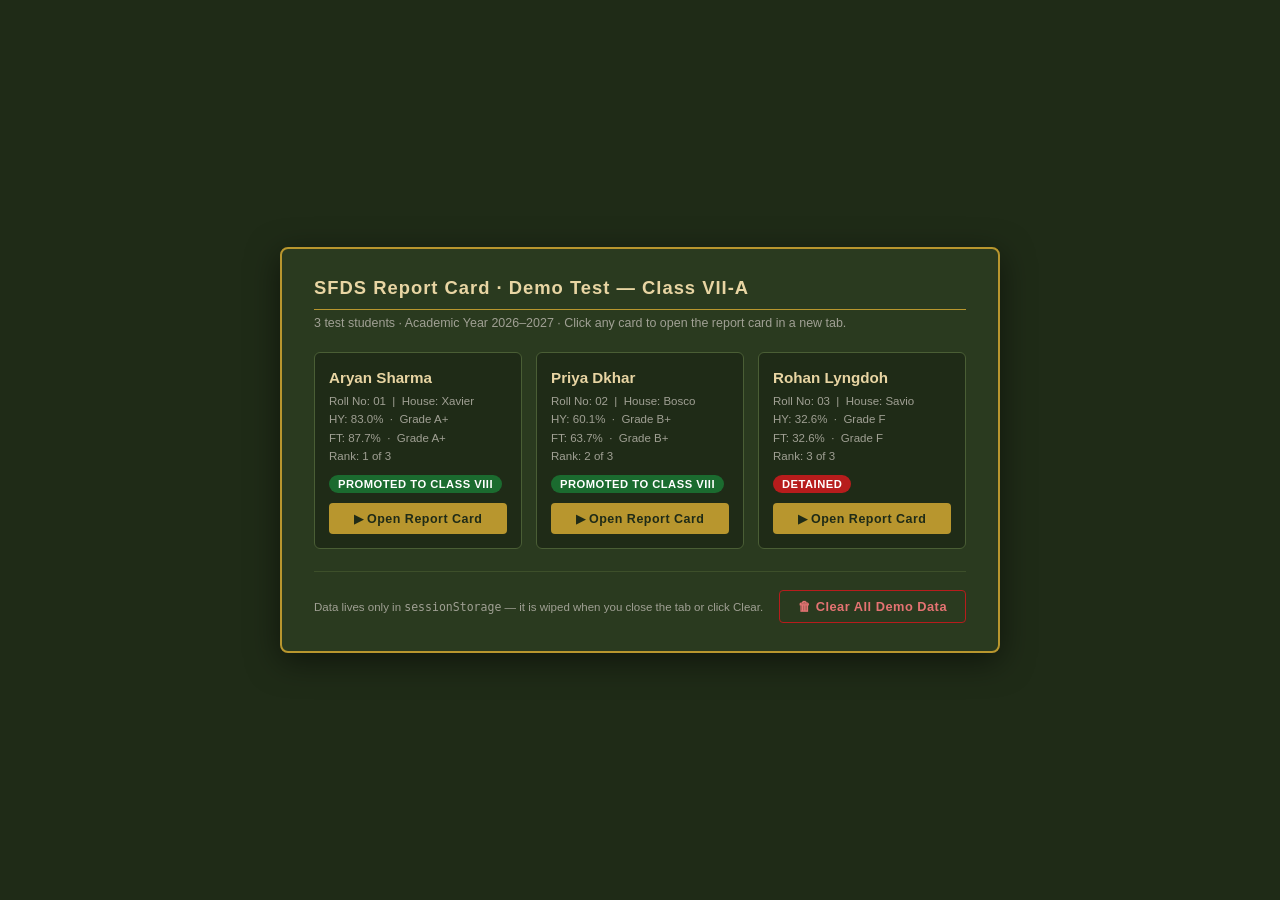
<file: demo-test.html>
<!DOCTYPE html>
<html lang="en">
<head>
  <meta charset="UTF-8">
  <meta name="viewport" content="width=device-width, initial-scale=1.0">
  <title>SFDS Demo — Class VII Test</title>
  <style>
    * { box-sizing: border-box; margin: 0; padding: 0; }
    body {
      font-family: 'Segoe UI', Arial, sans-serif;
      background: #1F2B17;
      color: #E8D5A3;
      min-height: 100vh;
      display: flex; align-items: center; justify-content: center;
      padding: 24px;
    }
    .panel {
      background: #2A3A1F;
      border: 2px solid #B8962E;
      border-radius: 8px;
      padding: 28px 32px;
      max-width: 720px;
      width: 100%;
      box-shadow: 0 8px 32px rgba(0,0,0,0.5);
    }
    .panel-title {
      font-size: 1.15rem; font-weight: 700;
      color: #E8D5A3; letter-spacing: 1px;
      border-bottom: 1.5px solid #B8962E;
      padding-bottom: 10px; margin-bottom: 6px;
    }
    .panel-sub {
      font-size: 0.78rem; color: #A0A094; margin-bottom: 22px;
    }
    .cards {
      display: grid; grid-template-columns: repeat(3,1fr); gap: 14px;
      margin-bottom: 22px;
    }
    .card {
      background: #1F2B17;
      border: 1.5px solid #4A5E35;
      border-radius: 6px;
      padding: 16px 14px 14px;
      display: flex; flex-direction: column; gap: 6px;
    }
    .card-name {
      font-size: 0.95rem; font-weight: 700; color: #E8D5A3;
    }
    .card-meta {
      font-size: 0.72rem; color: #A0A094; line-height: 1.6;
    }
    .card-status {
      display: inline-block;
      font-size: 0.7rem; font-weight: 700;
      padding: 3px 9px; border-radius: 20px;
      letter-spacing: 0.5px; margin: 4px 0;
      align-self: flex-start;
    }
    .status-promoted { background: #1B6B2F; color: #fff; }
    .status-detained { background: #B71C1C; color: #fff; }
    .btn-open {
      margin-top: auto;
      background: #B8962E; color: #1F2B17;
      border: none; border-radius: 4px;
      padding: 8px 10px; font-size: 0.78rem;
      font-weight: 700; cursor: pointer;
      letter-spacing: 0.5px;
      transition: background 0.15s;
    }
    .btn-open:hover { background: #D4AE45; }
    .divider {
      border: none; border-top: 1px solid #3D4F2A; margin: 18px 0;
    }
    .bottom-row {
      display: flex; align-items: center; justify-content: space-between;
      gap: 12px; flex-wrap: wrap;
    }
    .note {
      font-size: 0.72rem; color: #A0A094; flex: 1;
    }
    .btn-clear {
      background: transparent;
      border: 1.5px solid #B71C1C;
      color: #E57373;
      border-radius: 4px;
      padding: 8px 18px;
      font-size: 0.8rem; font-weight: 700;
      cursor: pointer; letter-spacing: 0.5px;
      transition: background 0.15s;
    }
    .btn-clear:hover { background: rgba(183,28,28,0.15); }
    .toast {
      display: none;
      background: #1B6B2F; color: #fff;
      font-size: 0.78rem; font-weight: 600;
      padding: 7px 14px; border-radius: 4px;
    }
    .toast.show { display: inline-block; }
  </style>
</head>
<body>

<div class="panel">
  <div class="panel-title">SFDS Report Card · Demo Test — Class VII-A</div>
  <div class="panel-sub">
    3 test students · Academic Year 2026–2027 · Click any card to open the report card in a new tab.
  </div>

  <div class="cards">

    <!-- STUDENT 1 — Strong, PROMOTED -->
    <div class="card">
      <div class="card-name">Aryan Sharma</div>
      <div class="card-meta">
        Roll No: 01 &nbsp;|&nbsp; House: Xavier<br>
        HY: 83.0% &nbsp;·&nbsp; Grade A+<br>
        FT: 87.7% &nbsp;·&nbsp; Grade A+<br>
        Rank: 1 of 3
      </div>
      <span class="card-status status-promoted">PROMOTED TO CLASS VIII</span>
      <button class="btn-open" onclick="openCard(0)">▶ Open Report Card</button>
    </div>

    <!-- STUDENT 2 — Average, PROMOTED -->
    <div class="card">
      <div class="card-name">Priya Dkhar</div>
      <div class="card-meta">
        Roll No: 02 &nbsp;|&nbsp; House: Bosco<br>
        HY: 60.1% &nbsp;·&nbsp; Grade B+<br>
        FT: 63.7% &nbsp;·&nbsp; Grade B+<br>
        Rank: 2 of 3
      </div>
      <span class="card-status status-promoted">PROMOTED TO CLASS VIII</span>
      <button class="btn-open" onclick="openCard(1)">▶ Open Report Card</button>
    </div>

    <!-- STUDENT 3 — Weak, DETAINED -->
    <div class="card">
      <div class="card-name">Rohan Lyngdoh</div>
      <div class="card-meta">
        Roll No: 03 &nbsp;|&nbsp; House: Savio<br>
        HY: 32.6% &nbsp;·&nbsp; Grade F<br>
        FT: 32.6% &nbsp;·&nbsp; Grade F<br>
        Rank: 3 of 3
      </div>
      <span class="card-status status-detained">DETAINED</span>
      <button class="btn-open" onclick="openCard(2)">▶ Open Report Card</button>
    </div>

  </div>

  <hr class="divider">

  <div class="bottom-row">
    <div class="note">
      Data lives only in <code>sessionStorage</code> — it is wiped when you close the tab or click Clear.
    </div>
    <span class="toast" id="toast">✓ Cleared</span>
    <button class="btn-clear" onclick="clearAll()">🗑 Clear All Demo Data</button>
  </div>
</div>

<script>
/* ─────────────────────────────────────────────────────────
   STUDENT DATA — Class VII-A · 3 demo students
   Marks follow the standard scheme: IA/10, UT/30, TE/60 → /100
   Aggregate totals (s_science, english_i_ii) = sum of components
───────────────────────────────────────────────────────── */
const STUDENTS = [

  /* ── STUDENT 1 · Aryan Sharma · PROMOTED ─────────────────────────────────
     Strong A+ student. All sub-subjects (Geography, Civics, History and
     English I, English II) pass individually; averages are clearly high. ── */
  {
    schoolName: "St. Francis De Sales School",
    session:    "2026-2027",
    class:      "7",
    section:    "A",
    classTeacher: "Mrs. Angela Marbaniang",
    finalStatus:    "PROMOTED",
    promotedToClass: "VIII",
    student: {
      name:        "Aryan Sharma",
      rollNo:      1,
      admissionNo: "SFS-2019-041",
      dob:         "12-Mar-2013",
      house:       "Xavier"
    },
    halfYearly: {
      grandTotal: 587,
      percentage: 83.9,
      grade:      "A+",
      rank:       1,
      totalStudents: 3,
      attendance: { present: 89, total: 96 },
      subjects: {
        mathematics:       { ia:9,  ut:27, exam:54, total:90 },
        science:           { ia:8,  ut:25, exam:52, total:85 },
        computer:          { ia:9,  ut:28, exam:55, total:92 },
        geography:         { ia:9,  ut:26, exam:53, total:88 },  /* pass */
        civics:            { ia:8,  ut:25, exam:50, total:83 },  /* pass */
        history:           { ia:9,  ut:27, exam:54, total:90 },  /* pass */
        s_science:         { ia:0,  ut:0,  exam:0,  total:87 },  /* avg(88+83+90)/3 = 87 */
        english_i:         { ia:8,  ut:24, exam:49, total:81 },  /* pass */
        english_ii:        { ia:8,  ut:23, exam:48, total:79 },  /* pass */
        english_i_ii:      { ia:0,  ut:0,  exam:0,  total:80 },  /* avg(81+79)/2 = 80 */
        h_education:       { ia:8,  ut:24, exam:48, total:80 },
        khasi_alt_english: { ia:7,  ut:22, exam:44, total:73 }
      }
    },
    finalTerm: {
      grandTotal: 615,
      percentage: 87.9,
      grade:      "A+",
      rank:       1,
      totalStudents: 3,
      attendance: { present: 91, total: 98 },
      subjects: {
        mathematics:       { ia:10, ut:28, exam:56, total:94 },
        science:           { ia:9,  ut:26, exam:53, total:88 },
        computer:          { ia:10, ut:29, exam:57, total:96 },
        geography:         { ia:9,  ut:27, exam:55, total:91 },  /* pass */
        civics:            { ia:9,  ut:26, exam:53, total:88 },  /* pass */
        history:           { ia:10, ut:27, exam:55, total:92 },  /* pass */
        s_science:         { ia:0,  ut:0,  exam:0,  total:90 },  /* avg(91+88+92)/3 = 90 */
        english_i:         { ia:9,  ut:25, exam:51, total:85 },  /* pass */
        english_ii:        { ia:8,  ut:24, exam:50, total:82 },  /* pass */
        english_i_ii:      { ia:0,  ut:0,  exam:0,  total:84 },  /* avg(85+82)/2 = 84 (rounded) */
        h_education:       { ia:9,  ut:25, exam:51, total:85 },
        khasi_alt_english: { ia:8,  ut:23, exam:47, total:78 }
      }
    },
    consolidated: {
      grandTotal: 1202,
      percentage: 85.9,
      grade:      "A+",
      result:     "PASS",
      subjects: {
        mathematics:       { term1:90,  term2:94,  total:184 },
        science:           { term1:85,  term2:88,  total:173 },
        computer:          { term1:92,  term2:96,  total:188 },
        geography:         { term1:88,  term2:91,  total:179 },
        civics:            { term1:83,  term2:88,  total:171 },
        history:           { term1:90,  term2:92,  total:182 },
        s_science:         { term1:87,  term2:90,  total:177 },
        english_i:         { term1:81,  term2:85,  total:166 },
        english_ii:        { term1:79,  term2:82,  total:161 },
        english_i_ii:      { term1:80,  term2:84,  total:164 },
        h_education:       { term1:80,  term2:85,  total:165 },
        khasi_alt_english: { term1:73,  term2:78,  total:151 }
      }
    },
    coScholastic: {
      pe:               { halfYearly: "A+", finalTerm: "A+" },
      singing_music:    { halfYearly: "A",  finalTerm: "A"  },
      discipline:       { halfYearly: "A+", finalTerm: "A+" },
      gk:               { halfYearly: "A",  finalTerm: "A+" },
      arts_craft:       { halfYearly: "B+", finalTerm: "A"  },
      val_edu_catechism:{ halfYearly: "A",  finalTerm: "A"  }
    },
    remarks: {}
  },

  /* ── STUDENT 2 · Priya Dkhar · PROMOTED ──────────────────────────────────
     Average B student. Sub-subjects vary: some strong, some just over
     pass-mark. Each component passes individually → aggregate passes. ── */
  {
    schoolName: "St. Francis De Sales School",
    session:    "2026-2027",
    class:      "7",
    section:    "A",
    classTeacher: "Mrs. Angela Marbaniang",
    finalStatus:    "PROMOTED",
    promotedToClass: "VIII",
    student: {
      name:        "Priya Dkhar",
      rollNo:      2,
      admissionNo: "SFS-2019-057",
      dob:         "05-Jul-2013",
      house:       "Bosco"
    },
    halfYearly: {
      grandTotal: 401,
      percentage: 57.3,
      grade:      "B",
      rank:       2,
      totalStudents: 3,
      attendance: { present: 82, total: 96 },
      subjects: {
        mathematics:       { ia:6,  ut:18, exam:36, total:60 },
        science:           { ia:5,  ut:16, exam:32, total:53 },
        computer:          { ia:7,  ut:20, exam:39, total:66 },
        geography:         { ia:7,  ut:20, exam:40, total:67 },  /* pass – strongest */
        civics:            { ia:5,  ut:15, exam:30, total:50 },  /* pass – just over */
        history:           { ia:6,  ut:18, exam:36, total:60 },  /* pass */
        s_science:         { ia:0,  ut:0,  exam:0,  total:59 },  /* avg(67+50+60)/3 = 59 */
        english_i:         { ia:6,  ut:18, exam:35, total:59 },  /* pass */
        english_ii:        { ia:5,  ut:15, exam:30, total:50 },  /* pass – just over */
        english_i_ii:      { ia:0,  ut:0,  exam:0,  total:55 },  /* avg(59+50)/2 = 55 (rounded) */
        h_education:       { ia:6,  ut:17, exam:34, total:57 },
        khasi_alt_english: { ia:5,  ut:15, exam:31, total:51 }
      }
    },
    finalTerm: {
      grandTotal: 426,
      percentage: 60.9,
      grade:      "B+",
      rank:       2,
      totalStudents: 3,
      attendance: { present: 85, total: 98 },
      subjects: {
        mathematics:       { ia:7,  ut:20, exam:39, total:66 },
        science:           { ia:6,  ut:17, exam:34, total:57 },
        computer:          { ia:7,  ut:21, exam:41, total:69 },
        geography:         { ia:7,  ut:21, exam:42, total:70 },  /* pass – strongest */
        civics:            { ia:5,  ut:16, exam:32, total:53 },  /* pass */
        history:           { ia:6,  ut:19, exam:38, total:63 },  /* pass */
        s_science:         { ia:0,  ut:0,  exam:0,  total:62 },  /* avg(70+53+63)/3 = 62 */
        english_i:         { ia:7,  ut:19, exam:37, total:63 },  /* pass */
        english_ii:        { ia:5,  ut:16, exam:32, total:53 },  /* pass */
        english_i_ii:      { ia:0,  ut:0,  exam:0,  total:58 },  /* avg(63+53)/2 = 58 */
        h_education:       { ia:6,  ut:18, exam:36, total:60 },
        khasi_alt_english: { ia:5,  ut:16, exam:33, total:54 }
      }
    },
    consolidated: {
      grandTotal: 827,
      percentage: 59.1,
      grade:      "B",
      result:     "PASS",
      subjects: {
        mathematics:       { term1:60, term2:66, total:126 },
        science:           { term1:53, term2:57, total:110 },
        computer:          { term1:66, term2:69, total:135 },
        geography:         { term1:67, term2:70, total:137 },
        civics:            { term1:50, term2:53, total:103 },
        history:           { term1:60, term2:63, total:123 },
        s_science:         { term1:59, term2:62, total:121 },
        english_i:         { term1:59, term2:63, total:122 },
        english_ii:        { term1:50, term2:53, total:103 },
        english_i_ii:      { term1:55, term2:58, total:113 },
        h_education:       { term1:57, term2:60, total:117 },
        khasi_alt_english: { term1:51, term2:54, total:105 }
      }
    },
    coScholastic: {
      pe:               { halfYearly: "A",  finalTerm: "A"  },
      singing_music:    { halfYearly: "A+", finalTerm: "A+" },
      discipline:       { halfYearly: "B+", finalTerm: "A"  },
      gk:               { halfYearly: "B+", finalTerm: "B+" },
      arts_craft:       { halfYearly: "A",  finalTerm: "A+" },
      val_edu_catechism:{ halfYearly: "A",  finalTerm: "A"  }
    },
    remarks: {}
  },

  /* ── STUDENT 3 · Rohan Lyngdoh · DETAINED ────────────────────────────────
     Struggling student. Geography=36, Civics=22, History=32 — ALL three
     below 40 (fail) → S.Science avg = (36+22+32)/3 = 30 (fail).
     English I=27, English II=32 — both below 40 → English avg = 30 (fail).
     No rank assigned (detained students are excluded from ranking). ── */
  {
    schoolName: "St. Francis De Sales School",
    session:    "2026-2027",
    class:      "7",
    section:    "A",
    classTeacher: "Mrs. Angela Marbaniang",
    finalStatus:    "DETAINED",
    promotedToClass: "",
    student: {
      name:        "Rohan Lyngdoh",
      rollNo:      3,
      admissionNo: "SFS-2019-063",
      dob:         "22-Nov-2012",
      house:       "Savio"
    },
    halfYearly: {
      grandTotal: 222,
      percentage: 31.7,
      grade:      "F",
      rank:       null,
      totalStudents: 3,
      attendance: { present: 61, total: 96 },
      subjects: {
        mathematics:       { ia:3,  ut:10, exam:21, total:34 },  /* fail */
        science:           { ia:3,  ut:9,  exam:19, total:31 },  /* fail */
        computer:          { ia:4,  ut:12, exam:22, total:38 },  /* fail */
        geography:         { ia:3,  ut:11, exam:22, total:36 },  /* fail */
        civics:            { ia:2,  ut:7,  exam:13, total:22 },  /* fail – lowest */
        history:           { ia:3,  ut:10, exam:19, total:32 },  /* fail */
        s_science:         { ia:0,  ut:0,  exam:0,  total:30 },  /* avg(36+22+32)/3=30 → fail */
        english_i:         { ia:2,  ut:8,  exam:17, total:27 },  /* fail */
        english_ii:        { ia:3,  ut:9,  exam:20, total:32 },  /* fail */
        english_i_ii:      { ia:0,  ut:0,  exam:0,  total:30 },  /* avg(27+32)/2=30 → fail */
        h_education:       { ia:3,  ut:9,  exam:20, total:32 },  /* fail */
        khasi_alt_english: { ia:2,  ut:8,  exam:17, total:27 }   /* fail */
      }
    },
    finalTerm: {
      grandTotal: 221,
      percentage: 31.6,
      grade:      "F",
      rank:       null,
      totalStudents: 3,
      attendance: { present: 58, total: 98 },
      subjects: {
        mathematics:       { ia:3,  ut:10, exam:20, total:33 },  /* fail */
        science:           { ia:3,  ut:8,  exam:18, total:29 },  /* fail */
        computer:          { ia:4,  ut:11, exam:24, total:39 },  /* fail */
        geography:         { ia:3,  ut:11, exam:23, total:37 },  /* fail */
        civics:            { ia:2,  ut:8,  exam:14, total:24 },  /* fail – lowest */
        history:           { ia:3,  ut:10, exam:20, total:33 },  /* fail */
        s_science:         { ia:0,  ut:0,  exam:0,  total:31 },  /* avg(37+24+33)/3=31 → fail */
        english_i:         { ia:2,  ut:9,  exam:18, total:29 },  /* fail */
        english_ii:        { ia:3,  ut:9,  exam:21, total:33 },  /* fail */
        english_i_ii:      { ia:0,  ut:0,  exam:0,  total:31 },  /* avg(29+33)/2=31 → fail */
        h_education:       { ia:3,  ut:9,  exam:18, total:30 },  /* fail */
        khasi_alt_english: { ia:2,  ut:8,  exam:18, total:28 }   /* fail */
      }
    },
    consolidated: {
      grandTotal: 443,
      percentage: 31.6,
      grade:      "F",
      result:     "FAIL",
      subjects: {
        mathematics:       { term1:34, term2:33, total:67  },
        science:           { term1:31, term2:29, total:60  },
        computer:          { term1:38, term2:39, total:77  },
        geography:         { term1:36, term2:37, total:73  },
        civics:            { term1:22, term2:24, total:46  },
        history:           { term1:32, term2:33, total:65  },
        s_science:         { term1:30, term2:31, total:61  },
        english_i:         { term1:27, term2:29, total:56  },
        english_ii:        { term1:32, term2:33, total:65  },
        english_i_ii:      { term1:30, term2:31, total:61  },
        h_education:       { term1:32, term2:30, total:62  },
        khasi_alt_english: { term1:27, term2:28, total:55  }
      }
    },
    coScholastic: {
      pe:               { halfYearly: "C",  finalTerm: "C"  },
      singing_music:    { halfYearly: "B",  finalTerm: "B"  },
      discipline:       { halfYearly: "C",  finalTerm: "C"  },
      gk:               { halfYearly: "C",  finalTerm: "C"  },
      arts_craft:       { halfYearly: "B+", finalTerm: "B"  },
      val_edu_catechism:{ halfYearly: "B",  finalTerm: "B"  }
    },
    remarks: {}
  }

]; /* end STUDENTS */

/* ─────────────────────────────────────────────────────────
   ACTIONS
───────────────────────────────────────────────────────── */
function openCard(idx) {
  sessionStorage.setItem('sfds_studentData', JSON.stringify(STUDENTS[idx]));
  window.open('reportcard.html', '_blank');
}

function clearAll() {
  sessionStorage.removeItem('sfds_studentData');
  sessionStorage.removeItem('sfds_classList');
  const t = document.getElementById('toast');
  t.classList.add('show');
  setTimeout(() => t.classList.remove('show'), 2200);
}
</script>

</body>
</html>
</file>
